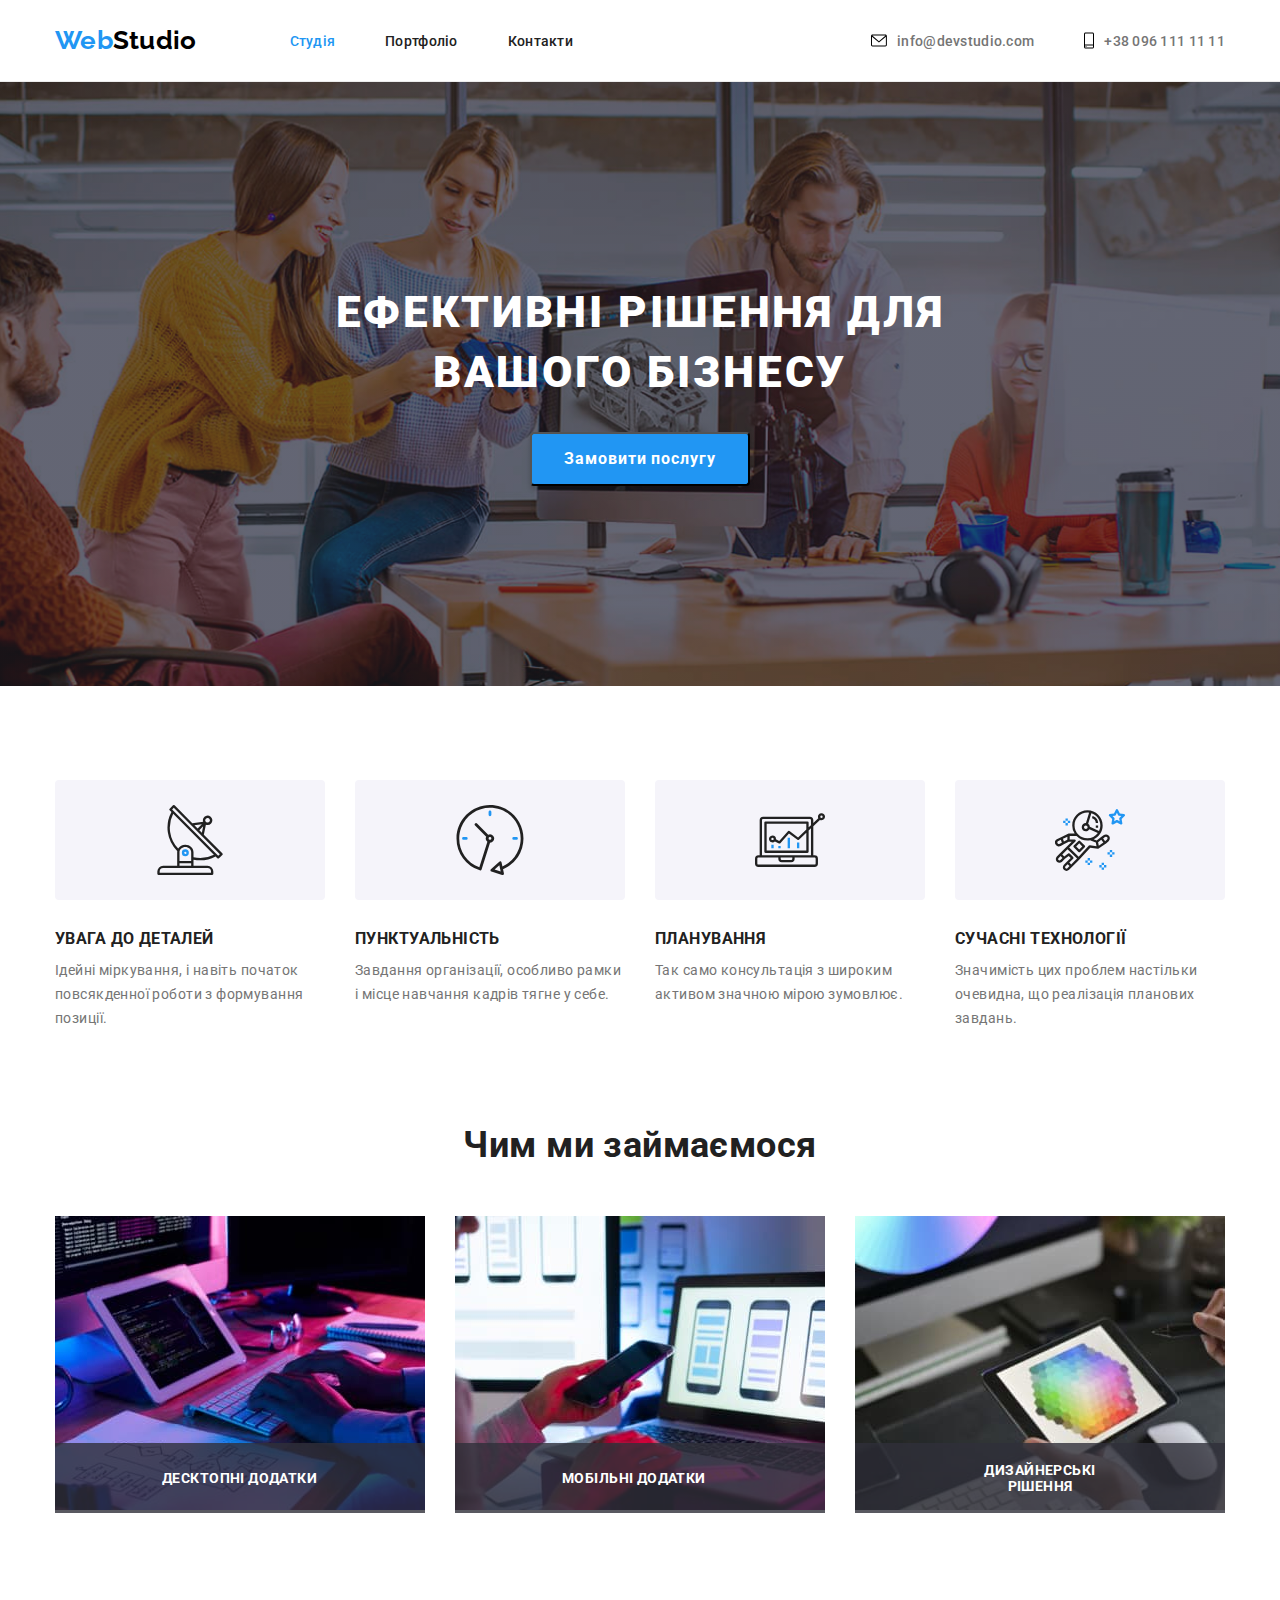
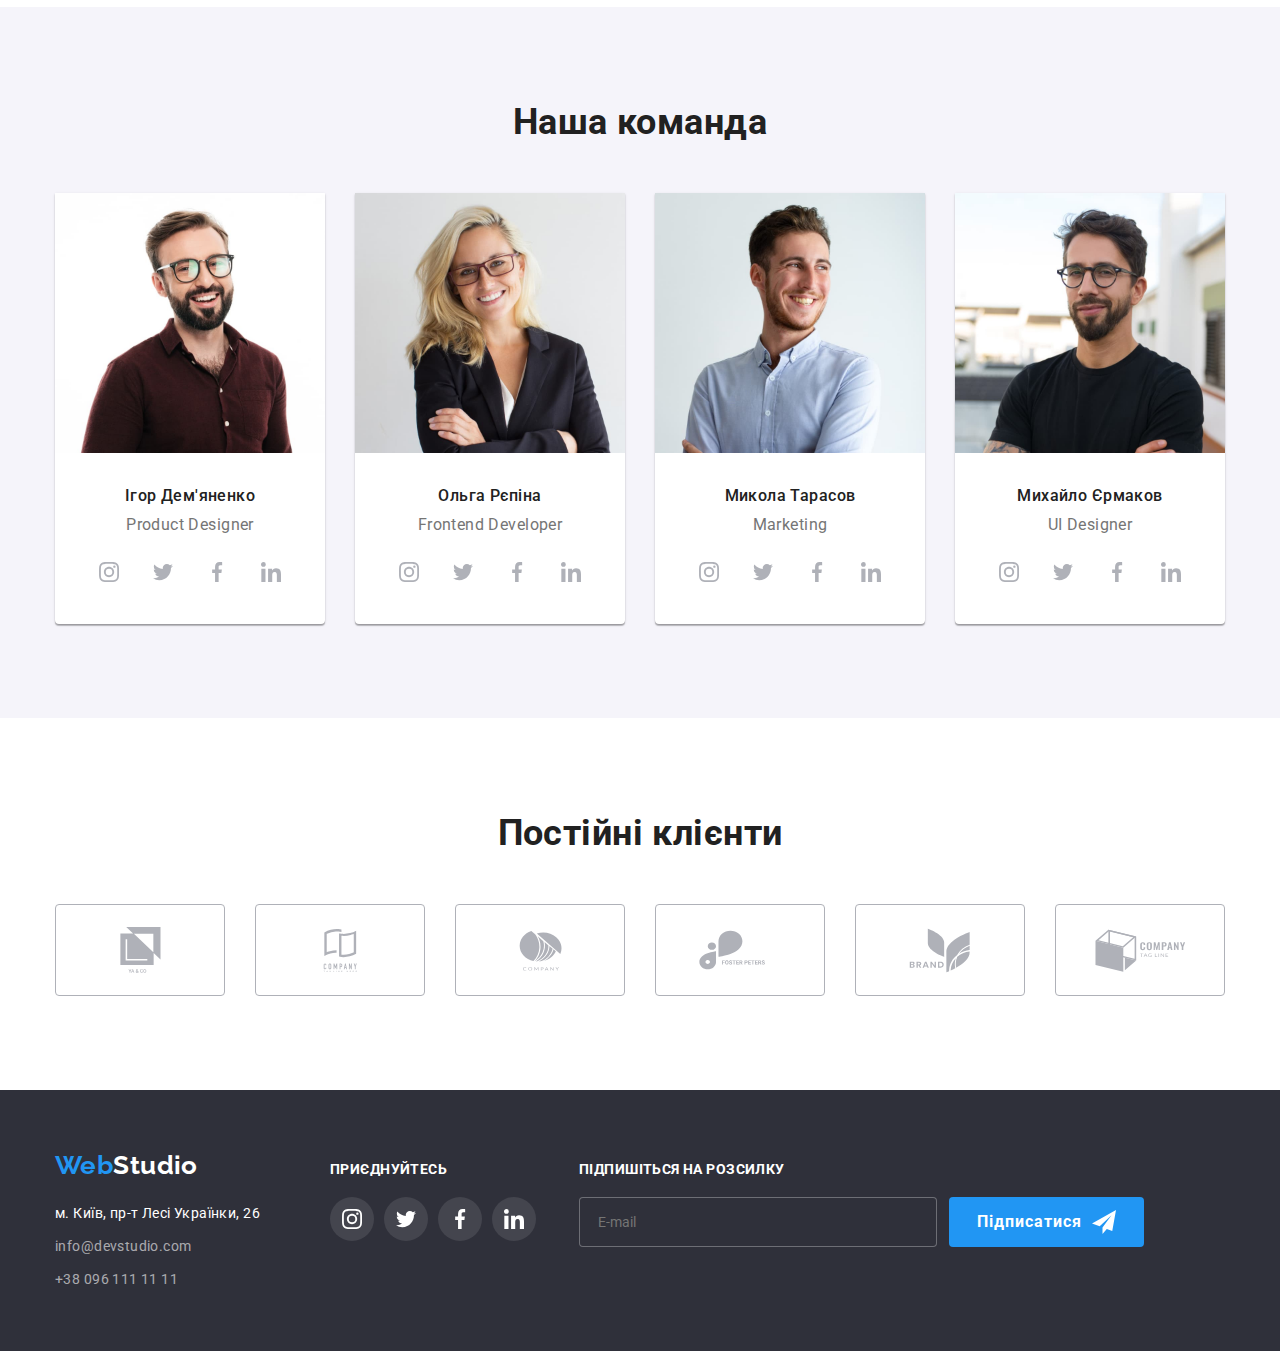
<file: index.html>
<!DOCTYPE html>
<html lang="uk">
  <head>
    <meta charset="UTF-8" />
    <meta http-equiv="X-UA-Compatible" content="IE=edge" />
    <meta name="viewport" content="width=device-width, initial-scale=1.0" />
    <title>Студія</title>
    <!--Front style-->
    <link rel="preconnect" href="https://fonts.googleapis.com" />
    <link rel="preconnect" href="https://fonts.gstatic.com" crossorigin />
    <link href="https://fonts.googleapis.com/css2?family=Raleway:wght@700&family=Roboto:wght@400;500;700;900&display=swap"
      rel="stylesheet"/>
    
    <!--Normalize-style-->
    <link href="css/modern-normalize.css" rel="stylesheet" />

    <!--Styles-->
    <link href="css/styles.css" rel="stylesheet" />
  </head>
  <body>
    <!--header-->
    <header class="header">
      <div class="container header-container">
        <nav class="header-nav">
          <a class="logo" href="index.html"><span class="logo-cl">Web</span>Studio</a>
          <ul class="list list-block">
            <li class="header-nav-list-item active-page">
              <a class="link header-animation-nav" href="./index.html">Студія</a>
            </li>
            <li class="header-nav-list-item">
              <a class="link header-animation-nav" href="./portfolio.html">Портфоліо</a>
            </li>
            <li class="header-nav-list-item">
              <a class="link header-animation-nav" href="">Контакти</a>
            </li>
          </ul>
        </nav>
        <ul class="list list-block">
          <li class="header-nav-list-contacti-item">
            <a class="link link-header header-animation-contact" href="mailto:">
              <svg class="pic-email" width="16" height="17">
                <use href="./images/icons.svg#mail"></use>
              </svg>
              info@devstudio.com</a
            >
          </li>
          <li class="header-nav-list-contacti-item">
            <a class="link link-header header-animation-contact" href="tel:+380961111111">
              <svg class="pic-smartphone" width="10" height="17">
                <use href="./images/icons.svg#smartphone"></use>
              </svg>
              +38 096 111 11 11</a
            >
          </li>
        </ul>
      </div>
    </header>
    <div class="container"></div>
    <main>
      <!--btn-->
      <section class="section-btn all-section">
        <h1 class="section-title">Ефективні рішення для <br />вашого бізнесу</h1>
        <button data-modal-open class="btn" type="button">Замовити послугу</button>
      </section>
      <!--about -->
      <section class="description all-section">
        <div class="container">
          <h2 class="title" hidden>Опис</h2>
          <ul class="titlle-list list">
            <li class="description-list-item">
              <div class="pic">
                <svg class="pic-antena" width="70" height="70">
                  <use href="./images/icons.svg#antenna"></use>
                </svg>
              </div>
              <h3 class="description-title">УВАГА ДО ДЕТАЛЕЙ</h3>
              <p class="description-text">
                Ідейні міркування, і навіть початок повсякденної роботи з формування позиції.
              </p>
            </li>
            <li class="description-list-item">
              <div class="pic">
                <svg class="pic-clock" width="70" height="70">
                  <use href="./images/icons.svg#clock"></use>
                </svg>
              </div>
              <h3 class="description-title">ПУНКТУАЛЬНІСТЬ</h3>
              <p class="description-text">
                Завдання організації, особливо рамки і місце навчання кадрів тягне у себе.
              </p>
            </li>
            <li class="description-list-item">
              <div class="pic">
                <svg class="pic-diagram" width="70" height="70">
                  <use href="./images/icons.svg#diagram"></use>
                </svg>
              </div>
              <h3 class="description-title">ПЛАНУВАННЯ</h3>
              <p class="description-text">
                Так само консультація з широким активом значною мірою зумовлює.
              </p>
            </li>
            <li class="description-list-item">
              <div class="pic">
                <svg class="pic-astronaut" width="70" height="70">
                  <use href="./images/icons.svg#astronaut"></use>
                </svg>
              </div>
              <h3 class="description-title">СУЧАСНІ ТЕХНОЛОГІЇ</h3>
              <p class="description-text">
                Значимість цих проблем настільки очевидна, що реалізація планових завдань.
              </p>
            </li>
          </ul>
        </div>
      </section>
      <!--Блок послуг-->
      <section class="about all-section">
        <h2 class="title">Чим ми займаємося</h2>
        <div class="container">
          <ul class="list about-list">
            <li class="about-list-item">
              <div class="about-thumb">
                <img
                  class="about-list-item-img"
                  src="./images/tablet_computer.jpg"
                  alt="Планшет з клавіатурою"
                  width="370"
                  height="294"
                />
                <div class="label">
                  <p class="label-desc">Десктопні додатки</p>
                </div>
              </div>
            </li>
            <li class="about-list-item">
              <div class="about-thumb">
                <img
                  class="about-list-item-img"
                  src="./images/mobile.jpg"
                  alt="телефон на фоны ноутбука"
                  width="370"
                  height="294"
                />
                <div class="label">
                  <p class="label-desc">Мобільні додатки</p>
                </div>
              </div>
            </li>
            <li class="about-list-item">
              <div class="about-thumb">
                <img
                  class="about-list-item-img"
                  src="./images/tablet.jpg"
                  alt="планшет"
                  width="370"
                  height="294"
                />
                <div class="label">
                  <p class="label-desc">Дизайнерські рішення</p>
                </div>
              </div>
            </li>
          </ul>
        </div>
      </section>
      <!--our team-->
      <section class="team all-section">
        <div class="container">
          <h2 class="team-title title">Наша команда</h2>
          <ul class="list team-list">
            <li class="team-list-item">
              <img
                class="team-list-item-img"
                src="./images/igorDem.jpg"
                alt="фото Ігора Дем'яненко"
                width="270"
                height="260"
              />
              <div class="team-info">
                <h3 class="name">Ігор Дем'яненко</h3>
                <p class="profession" lang="en">Product Designer</p>
                <ul class="list-social-item">
                  <li class="social-item">
                    <a
                      class="social-link"
                      href="https://www.instagram.com"
                      aria-label="instagram"
                      target="_blank"
                      rel="noopener noreferrer"
                    >
                      <svg class="social-icon" width="20" height="20">
                        <use href="./images/icons.svg#instagram"></use>
                      </svg>
                    </a>
                  </li>
                  <li class="social-item">
                    <a
                      class="social-link"
                      href="https://www.twitter.com"
                      aria-label="twitter"
                      target="_blank"
                      rel="noopener noreferrer"
                    >
                      <svg class="social-icon" width="20" height="20">
                        <use href="./images/icons.svg#twitter"></use>
                      </svg>
                    </a>
                  </li>
                  <li class="social-item">
                    <a
                      class="social-link"
                      href="https://www.facebook.com"
                      aria-label="facebook"
                      target="_blank"
                      rel="noopener noreferrer"
                    >
                      <svg class="social-icon" width="20" height="20">
                        <use href="./images/icons.svg#facebook"></use>
                      </svg>
                    </a>
                  </li>
                  <li class="social-item">
                    <a
                      class="social-link"
                      href="https://www.linkedin.com"
                      aria-label="linkedin"
                      target="_blank"
                      rel="noopener noreferrer"
                    >
                      <svg class="social-icon" width="20" height="20">
                        <use href="./images/icons.svg#linkedin"></use>
                      </svg>
                    </a>
                  </li>
                </ul>
              </div>
            </li>
            <li class="team-list-item">
              <img
                class="team-list-item-img"
                src="./images/Olga_rep.jpg"
                alt="фото Ольги Рєпіної"
                width="270"
                height="260"
              />
              <div class="team-info">
                <h3 class="name">Ольга Рєпіна</h3>
                <p class="profession" lang="en">Frontend Developer</p>
                <ul class="list-social-item">
                  <li class="social-item">
                    <a
                      class="social-link"
                      href="https://www.instagram.com"
                      aria-label="instagram"
                      target="_blank"
                      rel="noopener noreferrer"
                    >
                      <svg class="social-icon" width="20" height="20">
                        <use href="./images/icons.svg#instagram"></use>
                      </svg>
                    </a>
                  </li>
                  <li class="social-item">
                    <a
                      class="social-link"
                      href="https://www.twitter.com"
                      aria-label="twitter"
                      target="_blank"
                      rel="noopener noreferrer"
                    >
                      <svg class="social-icon" width="20" height="20">
                        <use href="./images/icons.svg#twitter"></use>
                      </svg>
                    </a>
                  </li>
                  <li class="social-item">
                    <a
                      class="social-link"
                      href="https://www.facebook.com"
                      aria-label="facebook"
                      target="_blank"
                      rel="noopener noreferrer"
                    >
                      <svg class="social-icon" width="20" height="20">
                        <use href="./images/icons.svg#facebook"></use>
                      </svg>
                    </a>
                  </li>
                  <li class="social-item">
                    <a
                      class="social-link"
                      href="https://www.linkedin.com"
                      aria-label="linkedin"
                      target="_blank"
                      rel="noopener noreferrer"
                    >
                      <svg class="social-icon" width="20" height="20">
                        <use href="./images/icons.svg#linkedin"></use>
                      </svg>
                    </a>
                  </li>
                </ul>
              </div>
            </li>
            <li class="team-list-item">
              <img
                class="team-list-item-img"
                src="./images/Nikolay_tar.jpg"
                alt="фото Миколи Тарасова"
                width="270"
                height="260"
              />
              <div class="team-info">
                <h3 class="name">Микола Тарасов</h3>
                <p class="profession" lang="en">Marketing</p>
                <ul class="list-social-item">
                  <li class="social-item">
                    <a
                      class="social-link"
                      href="https://www.instagram.com"
                      aria-label="instagram"
                      target="_blank"
                      rel="noopener noreferrer"
                    >
                      <svg class="social-icon" width="20" height="20">
                        <use href="./images/icons.svg#instagram"></use>
                      </svg>
                    </a>
                  </li>
                  <li class="social-item">
                    <a
                      class="social-link"
                      href="https://www.twitter.com"
                      aria-label="twitter"
                      target="_blank"
                      rel="noopener noreferrer"
                    >
                      <svg class="social-icon" width="20" height="20">
                        <use href="./images/icons.svg#twitter"></use>
                      </svg>
                    </a>
                  </li>
                  <li class="social-item">
                    <a
                      class="social-link"
                      href="https://www.facebook.com"
                      aria-label="facebook"
                      target="_blank"
                      rel="noopener noreferrer"
                    >
                      <svg class="social-icon" width="20" height="20">
                        <use href="./images/icons.svg#facebook"></use>
                      </svg>
                    </a>
                  </li>
                  <li class="social-item">
                    <a
                      class="social-link link"
                      href="https://www.linkedin.com"
                      aria-label="linkedin"
                      target="_blank"
                      rel="noopener noreferrer"
                    >
                      <svg class="social-icon" width="20" height="20">
                        <use href="./images/icons.svg#linkedin"></use>
                      </svg>
                    </a>
                  </li>
                </ul>
              </div>
            </li>
            <li class="team-list-item">
              <img
                class="team-list-item-img"
                src="./images/Mihaylo_Yerm.jpg"
                alt="фото михайла Єрмакова"
                width="270"
                height="260"
              />
              <div class="team-info">
                <h3 class="name">Михайло Єрмаков</h3>
                <p class="profession" lang="en">UI Designer</p>
                <ul class="list-social-item">
                  <li class="social-item">
                    <a
                      class="social-link"
                      href="https://www.instagram.com"
                      aria-label="instagram"
                      target="_blank"
                      rel="noopener noreferrer"
                    >
                      <svg class="social-icon" width="20" height="20">
                        <use href="./images/icons.svg#instagram"></use>
                      </svg>
                    </a>
                  </li>
                  <li class="social-item">
                    <a
                      class="social-link"
                      href="https://www.twitter.com"
                      aria-label="twitter"
                      target="_blank"
                      rel="noopener noreferrer"
                    >
                      <svg class="social-icon" width="20" height="20">
                        <use href="./images/icons.svg#twitter"></use>
                      </svg>
                    </a>
                  </li>
                  <li class="social-item">
                    <a
                      class="social-link"
                      href="https://www.facebook.com"
                      aria-label="facebook"
                      target="_blank"
                      rel="noopener noreferrer"
                    >
                      <svg class="social-icon" width="20" height="20">
                        <use href="./images/icons.svg#facebook"></use>
                      </svg>
                    </a>
                  </li>
                  <li class="social-item">
                    <a
                      class="social-link"
                      href="https://www.linkedin.com"
                      aria-label="linkedin"
                      target="_blank"
                      rel="noopener noreferrer"
                    >
                      <svg class="social-icon" width="20" height="20">
                        <use href="./images/icons.svg#linkedin"></use>
                      </svg>
                    </a>
                  </li>
                </ul>
              </div>
            </li>
          </ul>
        </div>
      </section>
      <section class="client-section all-section">
        <h2 class="title">Постійні клієнти</h2>
        <div class="container">
          <ul class="list clients-list">
            <li class="clients-item">
              <a
                class="clients-link"
                aria-label="yago"
                target="_blank"
                rel="noopener noreferrer"
                href=""
              >
                <svg class="clients" width="41" height="46">
                  <use href="./images/icons.svg#yago"></use>
                </svg>
              </a>
            </li>
            <li class="clients-item">
              <a
                class="clients-link"
                aria-label="tagline"
                target="_blank"
                rel="noopener noreferrer"
                href=""
              >
                <svg class="clients" width="93" height="43">
                  <use href="./images/icons.svg#tagline"></use>
                </svg>
              </a>
            </li>
            <li class="clients-item">
              <a
                class="clients-link"
                aria-label="company"
                target="_blank"
                rel="noopener noreferrer"
                href=""
              >
                <svg class="clients" width="43" height="41">
                  <use href="./images/icons.svg#company"></use>
                </svg>
              </a>
            </li>
            <li class="clients-item">
              <a
                class="clients-link"
                aria-label="foster_peters"
                target="_blank"
                rel="noopener noreferrer"
                href=""
              >
                <svg class="clients" width="84" height="40">
                  <use href="./images/icons.svg#foster_peters"></use>
                </svg>
              </a>
            </li>
            <li class="clients-item">
              <a
                class="clients-link"
                aria-label="brand"
                target="_blank"
                rel="noopener noreferrer"
                href=""
              >
                <svg class="clients" width="62" height="45">
                  <use href="./images/icons.svg#brand"></use>
                </svg>
              </a>
            </li>
            <li class="clients-item">
              <a
                class="clients-link"
                aria-label="comtigeline"
                target="_blank"
                rel="noopener noreferrer"
                href=""
              >
                <svg class="clients" width="93" height="43">
                  <use href="./images/icons.svg#comtigeline"></use>
                </svg>
              </a>
            </li>
          </ul>
        </div>
      </section>
    </main>
    <!--contact info-->
    <footer class="footer">
      <div class="container footer-bloc">
        <div class="footer-contacts">
          <a class="logo logo-footer" href="index.html"><span class="logo-cl">Web</span>Studio</a>
          <address class="address-maps" title="адрес студії">
            <p class="address-maps-text">м. Київ, пр-т Лесі Українки, 26</p>
            <ul class="list">
              <li class="address-list-item">
                <a class="link" href="mailto:info@devstudio.com">info@devstudio.com</a>
              </li>
              <li class="address-list-item">
                <a class="link" href="tel:+380961111111">+38 096 111 11 11</a>
              </li>
            </ul>
          </address>
        </div>
        <div class="">
          <h4 class="title-footer">приєднуйтесь</h4>
          <ul class="list-social-item">
            <li class="social-item">
              <a
                class="link footer-icon-link"
                href="https://www.instagram.com"
                aria-label="instagram"
                target="_blank"
                rel="noopener noreferrer"
              >
                <svg class="footer-icon" width="20" height="20">
                  <use href="./images/icons.svg#instagram"></use>
                </svg>
              </a>
            </li>
            <li class="social-item">
              <a
                class="link footer-icon-link"
                href="https://www.twitter.com"
                aria-label="twitter"
                target="_blank"
                rel="noopener noreferrer"
              >
                <svg class="footer-icon" width="20" height="20">
                  <use href="./images/icons.svg#twitter"></use>
                </svg>
              </a>
            </li>
            <li class="social-item">
              <a
                class="link footer-icon-link"
                href="https://www.facebook.com"
                aria-label="facebook"
                target="_blank"
                rel="noopener noreferrer"
              >
                <svg class="footer-icon" width="20" height="20">
                  <use href="./images/icons.svg#facebook"></use>
                </svg>
              </a>
            </li>
            <li class="social-item">
              <a
                class="link footer-icon-link"
                href="https://www.linkedin.com"
                aria-label="linkedin"
                target="_blank"
                rel="noopener noreferrer"
              >
                <svg class="footer-icon" width="20" height="20">
                  <use href="./images/icons.svg#linkedin"></use>
                </svg>
              </a>
            </li>
          </ul>
        </div>
        <div class="subscription">
          <h4 class="title-footer">Підпишіться на розсилку</h4>
          <div class="email-send">
            <input class="e-mail-input" type="text" name="text" placeholder="E-mail" />
            <button class="btn-sign" type="submit">
             
                <span>Підписатися</span>
                <svg class="icon-send" width="24" height="24">
                  <use href="./images/icons.svg#icon-send"></use>
                </svg>
              
            </button>
          </div>
        </div>
      </div>
    </footer>
    <!--Modal Window-->
    <div class="backdrop is-hidden" data-modal>
      <div class="modal">
        <button class="modal-btn" data-modal-close type="button" title="close">
          <svg class="modal-close" width="18" height="18">
            <use href="./images/icons.svg#close"></use>
          </svg>
        </button>
        <form class="order-form" name="order-form">
          <div class="order-title">
            <strong class="order-form-title">Залиште свої дані, ми вам передзвонимо</strong>
          </div>
          <div class="order-form-group" role="group">
            <div class="form-field">
              <label class="order-form-field" for="name">
                <span class="order-form-name">Ім'я</span></label>
              
              <input id="name" class="modal-input" type="text" name="name" required />
              <svg class="modal-icon" width="18" height="18">
                <use href="./images/icons.svg#name"></use>
              </svg>
            </div>
            <div class="form-field">
              <label class="order-form-field" for="tel"></label>
                <span class="order-form-name">Телефон</span>
              <input class="modal-input" id="tel" type="tel" name="tel" />
              <svg class="modal-icon" width="18" height="18">
                <use href="./images/icons.svg#tel"></use>
              </svg>
            </div>
            <div class="form-field">
              <label class="order-form-field" for="mail"
                ><span class="order-form-name">Пошта</span></label>
              
              <input class="modal-input" id="mail" type="email" name="mail" />
              <svg class="modal-icon" width="18" height="18">
                <use href="./images/icons.svg#email"></use>
              </svg>
            </div>

            <label class="order-form-field" for="textarea">
              <span class="order-form-name">Коментар</span>
            </label>
            <textarea
              class="modal-textarea"
              id="textarea"
              name="Coments"
              cols="30"
              rows="10"
              placeholder="Введіть текст">
            </textarea>
          </div>
          <label class="form-checkbox">
            <input class="checkbox" type="checkbox" name="terms" />
            <svg class="icon-check" width="16" height="15">
              <use class="check" href="./images/icons.svg#check"></use>
              <use class="uncheck" href="./images/icons.svg#uncheck"></use>
            </svg>
            <span class="form-checkbox-text"
              >Погоджуюся з розсилкою та приймаю <a class="terms" href="">Умови договору</a></span
            >
          </label>
        
        <button class="btn-modal" type="submit">Відправити</button>
      </form>
      </div>
    </div>
    <script src="./js/modal.js"></script>
  </body>
</html>
</file>
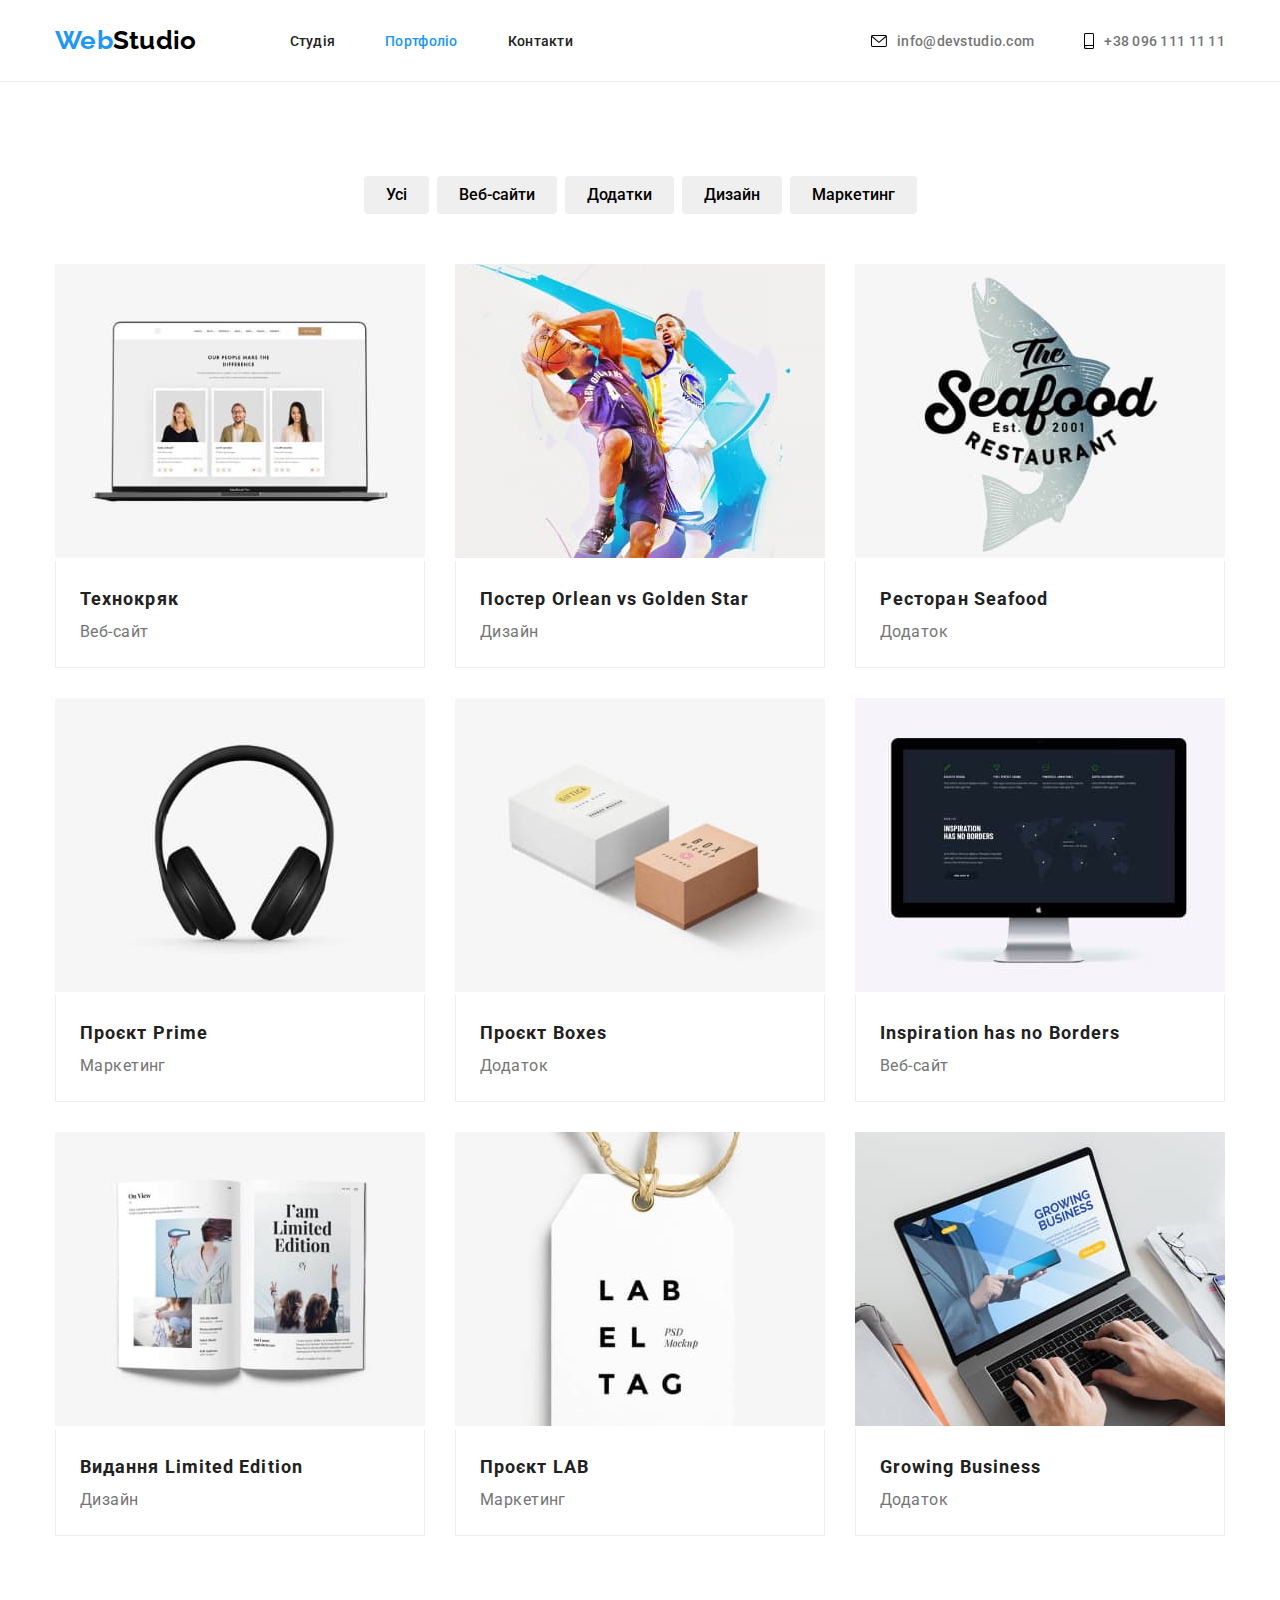
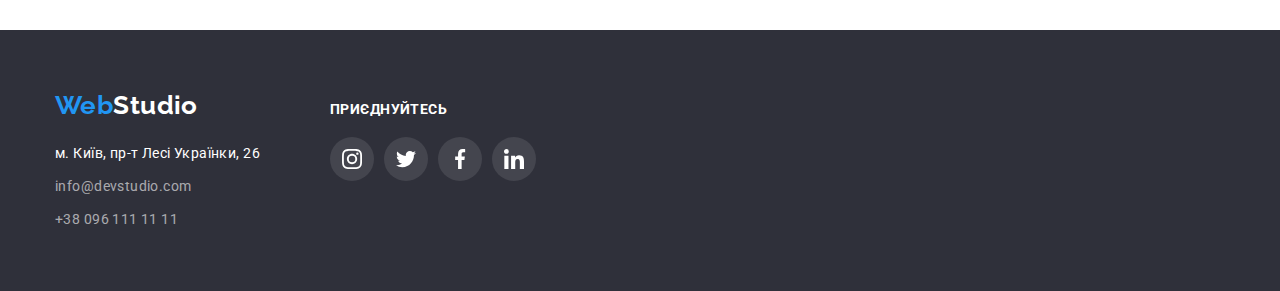
<file: portfolio.html>
<!DOCTYPE html>
<html lang="uk">
  <head>
    <meta charset="UTF-8" />
    <meta http-equiv="X-UA-Compatible" content="IE=edge" />
    <meta name="viewport" content="width=device-width, initial-scale=1.0" />
    <title>Портфоліо</title>
    <!--Front styles-->
    <link rel="preconnect" href="https://fonts.googleapis.com" />
    <link rel="preconnect" href="https://fonts.gstatic.com" crossorigin />
    <link href="https://fonts.googleapis.com/css2?family=Raleway:wght@700&family=Roboto:wght@400;500;700;900&display=swap"
      rel="stylesheet"/>
    
    <!--Normalize-style-->
    <link href="css/modern-normalize.css" rel="stylesheet" />
    <!--Styles-->
    <link rel="stylesheet" href="css/styles.css" />
  </head>

  <body>
    <!--header-->
    <header class="header">
      <div class="container header-container">
        <nav class="header-nav">
          <a class="logo" href="index.html"><span class="logo-cl">Web</span>Studio</a>
          <ul class="list list-block">
            <li class="header-nav-list-item ">
              <a class="link header-animation-nav" href="./index.html">Студія</a>
            </li>
            <li class="header-nav-list-item active-page ">
              <a class="link header-animation-nav" href="./portfolio.html">Портфоліо</a>
            </li>
            <li class="header-nav-list-item "><a class="link header-animation-nav " href="">Контакти</a></li>
          </ul>
        </nav>
        <ul class="list list-block">
          <li class="header-nav-list-contacti-item">
            <div class="block-email">
              <a class="link link-header header-animation-contact" href="mailto:">
                <svg class="pic-email" width="16" height="12">
                  <use href="./images/icons.svg#mail"></use>
                </svg>
                info@devstudio.com</a
              >
            </div>
          </li>
          <li class="header-nav-list-contacti-item">
            <div class="block-smartphone">
              <a class="link link-header header-animation-contact" href="tel:+380961111111">
                <svg class="pic-smartphone" width="10" height="16">
                  <use href="./images/icons.svg#smartphone"></use>
                </svg>
                +38 096 111 11 11</a
              >
            </div>
          </li>
        </ul>
      </div>
    </header>
    <main>
      <!--Porfolio list-->
      <section class="porfolio">
        <div class="container">
          <ul class="porfolio-container">
            <li class="porfolio-btn-list">
              <button class="porfolio-btn" type="button">Усі</button>
            </li>
            <li class="porfolio-btn-list">
              <button class="porfolio-btn" type="button">Веб-сайти</button>
            </li>
            <li class="porfolio-btn-list">
              <button class="porfolio-btn" type="button">Додатки</button>
            </li>
            <li class="porfolio-btn-list">
              <button class="porfolio-btn" type="button">Дизайн</button>
            </li>
            <li class="porfolio-btn-list">
              <button class="porfolio-btn" type="button">Маркетинг</button>
            </li>
          </ul>
          <ul class="list portfolio-list">
            <li class="portfolio-list-img-item">
              <a class="porfolio-link" href=""> 
              <div class="portfolio-thumb">
                <img
                  class="porfolio-img"
                  src="./images/portfolio_img/tehnokryak.jpg"
                  alt="фото Веб-сайт "
                  width="370"
                  height="294"
                />
                <div class="overlay">
                  <p class="overlay-desc">
                    Ресурс пропонує комплексні пропозиції з різним рівнем функціоналу та сервісів.
                    Все це дозволить відвідувачу отримати вичерпні відомості про компанію чи
                    приватну особу.
                  </p>
                </div>
              </div>
              <div class="portfolio-info">
                <h3 class="portfolio-tittle">Технокряк</h3>
                <p class="portfolio-name">Веб-сайт</p>
              </div>
            </a>
            </li>
            <li class="portfolio-list-img-item">
              <a class="porfolio-link" href=""> 
              <div class="portfolio-thumb">
                <img
                  class="porfolio-img"
                  src="./images/portfolio_img/poster.jpg"
                  alt="фото Веб-сайт Постера New Orlean vs Golden Star "
                  width="370"
                  height="294"
                />

                <div class="overlay">
                  <p class="overlay-desc">
                    Ресурс пропонує комплексні пропозиції з різним рівнем функціоналу та сервісів.
                    Все це дозволить відвідувачу отримати вичерпні відомості про компанію чи
                    приватну особу.
                  </p>
                </div>
              </div>
              <div class="portfolio-info">
                <h3 class="portfolio-tittle">
                  Постер <span lang="en">Orlean vs Golden Star</span>
                </h3>
                <p class="portfolio-name">Дизайн</p>
              </div>
              </a>
            </li>
            <li class="portfolio-list-img-item">
              <a class="porfolio-link" href="">
              <div class="portfolio-thumb">
                <img
                  class="porfolio-img"
                  src="./images/portfolio_img/restoran-seafood.jpg"
                  alt="фото додатка ресторана Seafood"
                  width="370"
                  height="294"
                />
                <div class="overlay">
                  <p class="overlay-desc">
                    Ресурс пропонує комплексні пропозиції з різним рівнем функціоналу та сервісів.
                    Все це дозволить відвідувачу отримати вичерпні відомості про компанію чи
                    приватну особу.
                  </p>
                </div>
              </div>
              <div class="portfolio-info">
                <h3 class="portfolio-tittle">Ресторан <span lang="en">Seafood</span></h3>
                <p class="portfolio-name">Додаток</p>
              </div>
              </a>
            </li>
            <li class="portfolio-list-img-item">
              <a class="porfolio-link" href=""> 
              <div class="portfolio-thumb">
                <img
                  class="porfolio-img"
                  src="./images/portfolio_img/project-prime.jpg"
                  alt="фото проекта Prime "
                  width="370"
                  height="294"
                />
                <div class="overlay">
                  <p class="overlay-desc">
                    Ресурс пропонує комплексні пропозиції з різним рівнем функціоналу та сервісів.
                    Все це дозволить відвідувачу отримати вичерпні відомості про компанію чи
                    приватну особу.
                  </p>
                </div>
              </div>
              <div class="portfolio-info">
                <h3 class="portfolio-tittle">Проєкт <span lang="en">Prime</span></h3>
                <p class="portfolio-name">Маркетинг</p>
              </div>
              </a>
            </li>
            <li class="portfolio-list-img-item">
              <a class="porfolio-link" href=""> 
              <div class="portfolio-thumb">
                <img
                  class="porfolio-img"
                  src="./images/portfolio_img/project-boxes.jpg"
                  alt="фото додатка проекту Boxes"
                  width="370"
                  height="294"
                />
                <div class="overlay">
                  <p class="overlay-desc">
                    Ресурс пропонує комплексні пропозиції з різним рівнем функціоналу та сервісів.
                    Все це дозволить відвідувачу отримати вичерпні відомості про компанію чи
                    приватну особу.
                  </p>
                </div>
              </div>
              <div class="portfolio-info">
                <h3 class="portfolio-tittle">Проєкт <span lang="en">Boxes</span></h3>
                <p class="portfolio-name">Додаток</p>
              </div>
              </a>
            </li>
            <li class="portfolio-list-img-item">
              <a class="porfolio-link" href=""> 
              <div class="portfolio-thumb">
                <img
                  class="porfolio-img"
                  src="./images/portfolio_img/inspiration.jpg"
                  alt="фото Веб-сайт "
                  width="370"
                  height="294"
                />
                <div class="overlay">
                  <p class="overlay-desc">
                    Ресурс пропонує комплексні пропозиції з різним рівнем функціоналу та сервісів.
                    Все це дозволить відвідувачу отримати вичерпні відомості про компанію чи
                    приватну особу.
                  </p>
                </div>
              </div>
              <div class="portfolio-info">
                <h3 lang="en" class="portfolio-tittle">Inspiration has no Borders</h3>
                <p class="portfolio-name">Веб-сайт</p>
              </div>
              </a>
            </li>
            <li class="portfolio-list-img-item">
              <a class="porfolio-link" href=""> 
              <div class="portfolio-thumb">
                <img
                  class="porfolio-img"
                  src="./images/portfolio_img/pressa.jpg"
                  alt="фото видання"
                  width="370"
                  height="294"
                />
                <div class="overlay">
                  <p class="overlay-desc">
                    Ресурс пропонує комплексні пропозиції з різним рівнем функціоналу та сервісів.
                    Все це дозволить відвідувачу отримати вичерпні відомості про компанію чи
                    приватну особу.
                  </p>
                </div>
              </div>
              <div class="portfolio-info">
                <h3 class="portfolio-tittle">Видання <span lang="en">Limited Edition</span></h3>
                <p class="portfolio-name">Дизайн</p>
              </div>
              </a>
            </li>
            <li class="portfolio-list-img-item">
              <a class="porfolio-link" href=""> 
              <div class="portfolio-thumb">
                <img
                  class="porfolio-img"
                  src="./images/portfolio_img/project-lab.jpg"
                  alt="фото проекту LAB"
                  width="370"
                  height="294"
                />
                <div class="overlay">
                  <p class="overlay-desc">
                    Ресурс пропонує комплексні пропозиції з різним рівнем функціоналу та сервісів.
                    Все це дозволить відвідувачу отримати вичерпні відомості про компанію чи
                    приватну особу.
                  </p>
                </div>
              </div>
              <div class="portfolio-info">
                <h3 class="portfolio-tittle">Проєкт <span lang="en">LAB</span></h3>
                <p class="portfolio-name">Маркетинг</p>
              </div>
              </a>
            </li>
            <li class="portfolio-list-img-item">
              <a class="porfolio-link" href=""> 
              <div class="portfolio-thumb">
                <img
                  class="porfolio-img"
                  src="./images/portfolio_img/growinf-business.jpg"
                  alt="фото додатку Growing Business "
                  width="370"
                  height="294"
                />
                <div class="overlay">
                  <p class="overlay-desc">
                    Ресурс пропонує комплексні пропозиції з різним рівнем функціоналу та сервісів.
                    Все це дозволить відвідувачу отримати вичерпні відомості про компанію чи
                    приватну особу.
                  </p>
                </div>
              </div>
              <div class="portfolio-info">
                <h3 lang="en" class="portfolio-tittle">Growing Business</h3>
                <p class="portfolio-name">Додаток</p>
              </div>
              </a>
            </li>
          </ul>
        </div>
      </section>
    </main>
    <!--contact info-->
    <footer class="footer">
      <div class="container footer-bloc">
        <div class="footer-contacts">
          <a class="logo logo-footer" href="index.html"><span class="logo-cl">Web</span>Studio</a>
          <address class="address-maps" title="адрес студії">
            <p class="address-maps-text">м. Київ, пр-т Лесі Українки, 26</p>
            <ul class="list">
              <li class="address-list-item">
                <a class="link" href="mailto:info@devstudio.com">info@devstudio.com</a>
              </li>
              <li class="address-list-item">
                <a class="link" href="tel:+380961111111">+38 096 111 11 11</a>
              </li>
            </ul>
          </address>
        </div>
        <div class="">
          <h4 class="title-footer">приєднуйтесь</h4>
          <ul class="list-social-item">
            <li class="social-item">
              <a
                class="link footer-icon-link"
                href="https://www.instagram.com"
                aria-label="instagram"
                target="_blank"
                rel="noopener noreferrer"
              >
                <svg class="footer-icon" width="20" height="20">
                  <use href="./images/icons.svg#instagram"></use>
                </svg>
              </a>
            </li>
            <li class="social-item">
              <a
                class="link footer-icon-link"
                href="https://www.twitter.com"
                aria-label="twitter"
                target="_blank"
                rel="noopener noreferrer"
              >
                <svg class="footer-icon" width="20" height="20">
                  <use href="./images/icons.svg#twitter"></use>
                </svg>
              </a>
            </li>
            <li class="social-item">
              <a
                class="link footer-icon-link"
                href="https://www.facebook.com"
                aria-label="facebook"
                target="_blank"
                rel="noopener noreferrer"
              >
                <svg class="footer-icon" width="20" height="20">
                  <use href="./images/icons.svg#facebook"></use>
                </svg>
              </a>
            </li>
            <li class="social-item">
              <a
                class="link footer-icon-link"
                href="https://www.linkedin.com"
                aria-label="linkedin"
                target="_blank"
                rel="noopener noreferrer"
              >
                <svg class="footer-icon" width="20" height="20">
                  <use href="./images/icons.svg#linkedin"></use>
                </svg>
              </a>
            </li>
          </ul>
        </div>
      </div>
    </footer>
  </body>
</html>
</file>
<file: css/styles.css>
:root {
  /* front*/
  --main-font: Roboto, sans-serif, raleway;
  /* text color */
  --main-text-cl: #212121;
  --akcent-cl: #2196f3;
  --text-modal-cl:#757575;

  /* background color*/
  --main-background-cl: #ffffff;
  --background-cl-icon:#AFB1B8;
  --footer-cl:#2f303a;

  /*other*/
  --items: 3;
  --indent: 30px;
  --border: 1px;
}

body {
  font-family: var(--main-font);
  background-color: var(--main-background-cl);
  color: var(--main-text-cl);
  font-size: 14px;
  line-height: calc(16 / 14);
  letter-spacing: 0.03em;
  
}
/*reset*/
.link {
  text-decoration: none;
  color: currentColor;
  
}
.header-animation-nav{
/*animation*/
transition-property: color ;
transition-duration:250ms ;
transition-timing-function:cubic-bezier(0.4, 0, 0.2, 1);
}

.header-animation-nav:hover,
.header-animation-nav:focus {
  color: var(--akcent-cl);
}
.header-animation-contact{
  /*animation*/
  transition-property:fill, color ;
  transition-duration:250ms ;
  transition-timing-function:cubic-bezier(0.4, 0, 0.2, 1);
  }
.header-animation-contact:hover,
.header-animation-contact:focus {
  fill: var(--akcent-cl);
  color: var(--akcent-cl);
}


.list {
  list-style: none;
  padding: 0;
  margin: 0;
}
.all-section {
  padding-bottom: 94px;
  
}

/*************************
********HEADER************
*************************/
.container {
  margin-left: auto;
  margin-right: auto;
  width: 1200px;
  padding: 0 15px;
  
}
.header {
  letter-spacing: 0.02em;
  font-weight: 500;
  border-bottom: 1px solid #ececec;
  padding-top: 25px;
  padding-bottom: 25px;
  

}
.header-nav {
  align-items: center;
  display: flex;
  margin-right: auto;
 
}
.header-container{
  display: flex;


}
.logo {
  text-decoration: none;
  font-family: 'Raleway';
  font-weight: 700;
  font-size: 26px;
  line-height: calc(31 / 26);
  color: #000000;
  margin-right: 93px;
}
.logo-footer {
  margin-right: 0;
  color: #ffffff;
}

.logo-cl {
  color: var(--akcent-cl);
}
.list-block {
  display: flex;
  align-items: center;

}
.link-header{
  display: flex;
  align-items: center;
}
.list-block:last-child {
  margin-right: 0;
}
.header-nav-list-item {
  font-weight: 500;
  letter-spacing: 0.02em;
  color: #212121;
  margin-right: 50px;
  position: relative;

  }

.header-nav-list-item::after {
  content: '';
  position: absolute;
  width: 100%;
  height: 4px;
  border-radius: 2px;
  background-color:var(--akcent-cl);
  left: 0;
  bottom: 0;
  opacity: 0;
}
.header-nav-list-item:hover::after {
  opacity: 1;
  transform: translateY(28px);
}
.header-nav-list-item:last-child {
  margin-right: 0;
}
.active-page {
  color: var(--akcent-cl);

}

.header-nav-list-contacti-item {
  display: flex;
  margin-right: 50px;
  font-weight: 500;
  letter-spacing: 0.02em;
  color: #757575;
    /*animation*/
  transition-property:fill, color ;
  transition-duration:250ms ;
  transition-timing-function:cubic-bezier(0.4, 0, 0.2, 1);
}

.pic-email{
margin-right: 10px;
}

.pic-smartphone{
  margin-right: 10px;
}
.header-nav-list-contacti-item:last-child {
  margin-right: 0;
}


.footer {
  background-color:var(--footer-cl);
  padding-top: 60px;
  padding-bottom: 60px;

}

.address-maps {
  margin-top: 20px;
}
.address-maps-text {
  margin-top: 0;
  margin-bottom: 9px;
  font-style: normal;
  font-size: 14px;
  line-height: calc(24 / 14);
  color: #ffffff;
}

.address-list-item {
  margin-bottom: 9px;
  font-style: normal;
  font-size: 14px;
  line-height: calc(24 / 14);
  color: rgba(255, 255, 255, 0.6);
}
.address-list-item:last-child {
  margin-bottom: 0;
}

.footer-bloc {
  display: flex;
  align-items:baseline;
}
.title-footer {
  margin-top: 0;
  margin-bottom: 20px;
  color: var(--main-background-cl);
  Font family: var(--main-font);
  Font style: Bold;
  Font size: 14px;
  text-transform: uppercase;
}
.footer-contacts {
  margin-right: 70px;
}
.footer-icon {
  fill: var(--main-background-cl);
}
.footer-icon-link {
  background-color: rgb(100%, 100%, 100%, 10%);
  display: flex;
  align-items: center;
  justify-content: center;
  width: 44px;
  height: 44px;
  border-radius: 50%;
  transition-property:background-color;
  transition-duration:250ms ;
  transition-timing-function:cubic-bezier(0.4, 0, 0.2, 1);
}
.footer-icon-link:hover,
.footer-icon-link:focus {
      background-color: var(--akcent-cl);
 }



/****************************
*****************************
          Page 1
*****************************
****************************/

.section-btn {
  background-image:linear-gradient(rgba(47, 48, 58, 0.4), rgba(47, 48, 58, 0.4)), url(../images/bg.png);
  background-repeat: no-repeat;
  background-position: center;
  max-width: 1600px;
  background-size: cover;
  margin-left: auto;
  margin-right: auto;
  text-align: center;
  padding-top: 200px;
  padding-bottom: 200px;
  position: relative;
}

.section-title {
  margin-top: 0;
  margin-bottom: 30px;
  color: #ffffff;
  font-weight: 900;
  font-size: 44px;
  line-height: calc(60 / 44);
  letter-spacing: 0.06em;
  text-transform: uppercase;
}
.btn {
  font-family: var(--main-font);
  background: var(--akcent-cl);
  box-shadow: 0px 4px 4px rgba(0, 0, 0, 0.15);
  border-radius: 4px;
  font-weight: 700;
  font-size: 16px;
  line-height: calc(30 / 16);
  letter-spacing: 0.06em;
  color: #ffffff;
  cursor: pointer;
  padding: 10px 32px;
}
.backdrop.is-hidden{
  visibility: hidden;
  opacity: 0;
  pointer-events: none;
}
.backdrop{
  position:fixed;
  top: 0;
  left:0;
  z-index: 1000;
  width:100%;
  height: 100%;
  background-color:rgba(0, 0, 0, 0.2);
  transition: visibility 400ms, opacity 400ms;
  
}
.modal{
  position: absolute;
left: 50%;
top: 50%;
transform: translate(-50%, -50%);
width: 528px;
height: 581px;
background: #FFFFFF;
box-shadow: 0px 1px 3px rgba(0, 0, 0, 0.12), 0px 1px 1px rgba(0, 0, 0, 0.14), 0px 2px 1px rgba(0, 0, 0, 0.2);
border-radius: 4px;
}
.modal-btn{
  position: absolute;
  right: 8px;
  top: 8px;
  width: 30px;
  height: 30px;
  display: flex;
  align-items: center;
  justify-items: center;
  border: 1px solid rgba(0, 0, 0, 0.1);
  border-radius: 50%;
  cursor: pointer;
  padding: 0;
  background-color: var(--main-background-cl);
}

.modal-close {
display: block;
margin: auto;
/*animation*/
transition-duration:250ms;
transition-timing-function:cubic-bezier(0.4, 0, 0.2, 1);

}
.modal-btn:hover,
.modal-btn:focus {
  fill: var(--akcent-cl);

}
.description {
  padding-top: 94px;
}

.titlle-list {
  display: flex;
  justify-content: space-between;
}
.description-list-item {
  width: 270px;
}
.description-title {
  margin-top: 0;
  margin-bottom: 0;
  font-size: 16px;
  font-weight: 700;
  text-transform: uppercase;
}
.description-text {
  margin-top: 10px;
  font-size: 14px;
  line-height: calc(24 / 14);
  color: #757575;
}
.description-text:last-child {
  margin-bottom: 0;
}

.pic{
  background-color:#F5F4FA;
  height: 120px;
  display: flex;
  align-items: center;
  justify-content: center;
  margin-bottom: 30px;
  border-radius: 4px;
}

.about-list {
  display: flex;
  justify-content: space-between;
}

.title {
  margin-top: 0;
  margin-bottom: 50px;
  font-weight: 700;
  font-size: 36px;
  line-height: calc(42 / 36);
  text-align: center;
}
.about-thumb{
  position: relative;
}
.label{
  position: absolute;
  bottom: 0;
  left: 0;
  width: 100%;
  height: 70px;
  background-color: rgba(47, 48, 58, 0.8);
  display: flex;
  justify-items: center;
  align-items: center;
  padding: 27px 107px;
}
.label-desc{
  color: var(--main-background-cl);
  font-size: 14px;
  font-family: var(--main-font);
  font-weight: 700;
  line-height: 16px;
  letter-spacing: 0.03em;
  text-transform:uppercase ;
  text-align: center;


  text-align: center;
}
.team {
  background-color: #f5f4fa;
  padding-top: 94px;
  padding-bottom: 94px;
}
.team-list {
  display: flex;
  justify-content: space-between;
}

.team-list-item {
  background-color:var(--main-background-cl);
  box-shadow: 0px 1px 3px rgba(0, 0, 0, 0.12), 0px 1px 1px rgba(0, 0, 0, 0.14),
    0px 2px 1px rgba(0, 0, 0, 0.2);
  border-radius: 0px 0px 4px 4px;
}
.team-info {
  padding-top: 30px;
  padding-bottom: 30px;
  
}
.name {
  margin-top: 0;
  margin-bottom: 10px;
  font-weight: 500;
  font-size: 16px;
  line-height: calc(19 / 16);
  text-align: center;
}
.profession {
  margin-top: 0;
  font-size: 16px;
  line-height: calc(19 / 16);
  color: #757575;
  text-align: center;
}
.list-social-item {
  margin: 0;
  list-style: none;
  display: flex;
  gap: 10px;
  justify-content: center;
  padding-left: 0;
}

.social-link{
    display: flex;
    align-items: center;
    justify-content: center;
    width: 44px;
    height: 44px;
    background-color:var(--main-background-cl);
    border-radius: 50%;
    color: var(--background-cl-icon);
      /*animation*/
    transition-property:color, background-color;
    transition-duration:250ms ;
    transition-timing-function:cubic-bezier(0.4, 0, 0.2, 1);
}
  
.social-icon{
  fill: currentColor;
 }
 .social-link:hover,
 .social-link:focus {
      color:var(--main-background-cl); 
      background-color: var(--akcent-cl);
 }


.profession:last-child {
  margin-bottom: 0;
}
.client-section{
  padding-top:94px ;
}
.clients-list{
  display: flex;
  gap:30px;
  align-items: center;
    justify-content: center;
}
.clients-link{
  width: 170px;
  height: 92px;
  border: 1px solid var(--background-cl-icon);
  border-radius: 4px;
  display: flex;
    align-items: center;
    justify-content: center;
    color: var(--background-cl-icon);
      /*animation*/
    transition-property:color, border-color;
    transition-duration:250ms ;
    transition-timing-function:cubic-bezier(0.4, 0, 0.2, 1);
    
}
.clients{
  fill: currentColor;
}

.clients-link:hover,
.clients-link:focus {
  color: var(--akcent-cl);
  border-color: var(--akcent-cl);
}


/****************************
*****************************
          Page 2
*****************************
****************************/
.porfolio {
  padding-top: 94px;
  padding-bottom: 94px;
}
.porfolio-container {
  list-style: none;
  display: flex;
  gap: 8px;
  justify-content: center;
  margin: 0 0 50px 0;
  padding-left: 0;
}

.porfolio-btn {
  padding: 6px 22px;
  font-family: var(--main-font);
  font-weight: 500;
  font-size: 16px;
  line-height: calc(26 / 16);
  border: none;
  border-radius: 4px;
  cursor: pointer;
   /*animation*/
  transition-property:color, background-color, box-shadow;
  transition-duration:250ms;
  transition-timing-function:cubic-bezier(0.4, 0, 0.2, 1);
}
.porfolio-btn:hover,
.porfolio-btn:focus {
  background-color: var(--akcent-cl);
  color: var(--main-background-cl);
  box-shadow: 0px 2px 2px 0px #0000001F, 0px 1px 2px 0px #00000014, 0px 3px 1px 0px #0000001A;
  border-radius: 4px;
}
.porfolio-btn:active {
  background-color: var(--akcent-cl);
  color: #ffffff;
}
.portfolio-list {
  display: flex;
  flex-wrap: wrap;
  gap: var(--indent);
}

.porfolio-link{
  box-sizing: border-box;
  display: block;
  text-decoration: none;
  /*animation*/
  transition-property:box-shadow;
  transition-duration:250ms;
  transition-timing-function:cubic-bezier(0.4, 0, 0.2, 1);
}
.portfolio-list-img-item {
  flex-basis: calc((100% - var(--indent) * (var(--items)-1)) / var(--items));
}

.porfolio-link:hover,
.porfolio-link:focus,
.porfolio-link:hover .overlay ,
.porfolio-link:focus .overlay
{
  box-shadow: 0px 1px 1px rgba(0, 0, 0, 0.12), 0px 4px 4px rgba(0, 0, 0, 0.06), 1px 4px 6px rgba(0, 0, 0, 0.16);
  border-radius: 6px 4px 1px ;
  transform: translateY(0);
}
.portfolio-thumb{
  
  position: relative;
  overflow: hidden;
}
.overlay{
  
  position: absolute;
  top: 0;
  left: 0;
  transform: translateY(100%);
  width: 100%;
  height: 100%;
  display: flex;
  justify-items: center;
  align-items: center;
  padding: 63px 24px;
  background-color: rgba(33, 150, 243, 0.9);
 /*animation*/
 transition-property:transform;
 transition-duration:250ms;
 transition-timing-function:cubic-bezier(0.4, 0, 0.2, 1);

}
.overlay-desc{
  color: var(--main-background-cl);
  font-family: var(--main-font);
  font-size: 18px;
  font-weight: 400;
  line-height:28px;
  letter-spacing: 0.03em;
}
.portfolio-info {

  padding:20px 24px;
  border-right: 1px solid #eee ;
  border-bottom: 1px solid #eee ;
  border-left: 1px solid #eee ;
  transition-property:transform;
  transition-duration:250ms;
  transition-timing-function:cubic-bezier(0.4, 0, 0.2, 1);
}

.portfolio-tittle {
  color: var(--main-text-cl);
  margin: 0;
  font-weight: 700;
  font-size: 18px;
  line-height: calc(36 / 18);
  letter-spacing: 0.06em;
  
}
.portfolio-name {
  margin: 0;
  font-size: 16px;
  line-height: calc(30 / 16);
  color: #757575;
}
.subscription{
  margin-left:43px;
  display: block;
}
.email-send{
  display: flex;
  gap: 12px;
}
.e-mail-input{
  border: 1px solid rgba(255, 255, 255, 0.3);
  border-radius: 4px;
  width: 358px;
  height: 50px;
  background-color: var(--footer-cl);

}
.btn-sign{
  background: var(--akcent-cl);
  border-radius: 4px;
  font-weight: 700;
  font-size: 16px;
  line-height: calc(30 / 16);
  letter-spacing: 0.06em;
  color: #ffffff;
  cursor: pointer;
  border: none;
  padding: 10px 28px;
  display: flex;
  align-items: center;
  gap: 10px;
}
input::placeholder{
  padding: 15px 295px 15px 16px;
}



/**************************
***Modal window************
***************************/

.order-form-title{
  font-family: var(--main-font);
  font-size: 20px;
  color: var(--main-text-cl);


}
.order-title{
  text-align: center;
  margin-bottom: 12px;
}
label{
  display: block;
}
.order-form{
  padding:40px 40px 0px 40px ;
}
.order-form-group{
  margin-bottom: 20px;
}


.order-form-name{
font-family: var(--main-font);
font-size: 12px;
color:var(--text-modal-cl)
}
.form-field{
  position: relative;
  margin-bottom: 10px;
  
}

.order-form-field{
  margin-bottom: 4px;
  
}
.modal-input{
width: 448px;
height:40px;
border-radius: 4px;
border: 1px solid var(--text-modal-cl);
font: inherit;
cursor: pointer;
outline:none;
padding-left: 42px;
/*animation*/
transition-duration:250ms;
transition-timing-function:cubic-bezier(0.4, 0, 0.2, 1);
}

.modal-icon{
  position: absolute;
  top:52%;
  left: 12px;
  cursor: pointer;
  /*animation*/
transition-duration:250ms;
transition-timing-function:cubic-bezier(0.4, 0, 0.2, 1);
}
.modal-input:focus,
.modal-textarea:focus{
  border: 1px solid var(--akcent-cl);
}
.modal-input:focus ~ .modal-icon {
  fill:var(--akcent-cl);
}
.modal-textarea{
  width: 448px;
  height:120px;
  
  border-radius: 4px;
  border: 1px solid var(--text-modal-cl);
  outline:none;
  cursor: pointer;
  resize:none;
  display: block;
  padding: 12px 16px;
}


.form-checkbox{
  display: flex;
  align-items: center;
  justify-content: center;
  margin-bottom: 30px;
  cursor: pointer;
  gap: 10px;
}

.form-checkbox-text{
  color: var(--text-modal-cl);
  font-family: var(--main-font);
  font-size: 14px;
  align-items: center;
  user-select: none;
}
.terms{
  color: var(--akcent-cl);
}
.btn-modal{
padding: 10px 52px;
display: block;
margin-left: auto;
margin-right: auto;
background: var(--akcent-cl);
border-radius: 4px;
font-weight: 700;
font-size: 16px;
line-height: calc(30 / 16);
letter-spacing: 0.06em;
color: #ffffff;
cursor: pointer;

border: none;
/*animation*/
transition-property:box-shadow;
transition-duration:250ms;
transition-timing-function:cubic-bezier(0.4, 0, 0.2, 1);
}
.btn-modal:hover,
.btn-modal:focus {
box-shadow: 0px 2px 2px 0px #0000001F, 0px 1px 2px 0px #00000014, 0px 3px 1px 0px #0000001A;
}
.checkbox{
  opacity: 0;
}
.check {
  opacity: 0;
  fill:#2196f3;
    /*animation*/
transition-duration:250ms;
transition-timing-function:cubic-bezier(0.4, 0, 0.2, 1);
}
.checkbox:checked + .icon-check .check {
  opacity: 1;
}

.uncheck {
  opacity: 1;
} 
.checkbox:checked + .icon-check .uncheck {
  opacity: 0;
}
</file>
